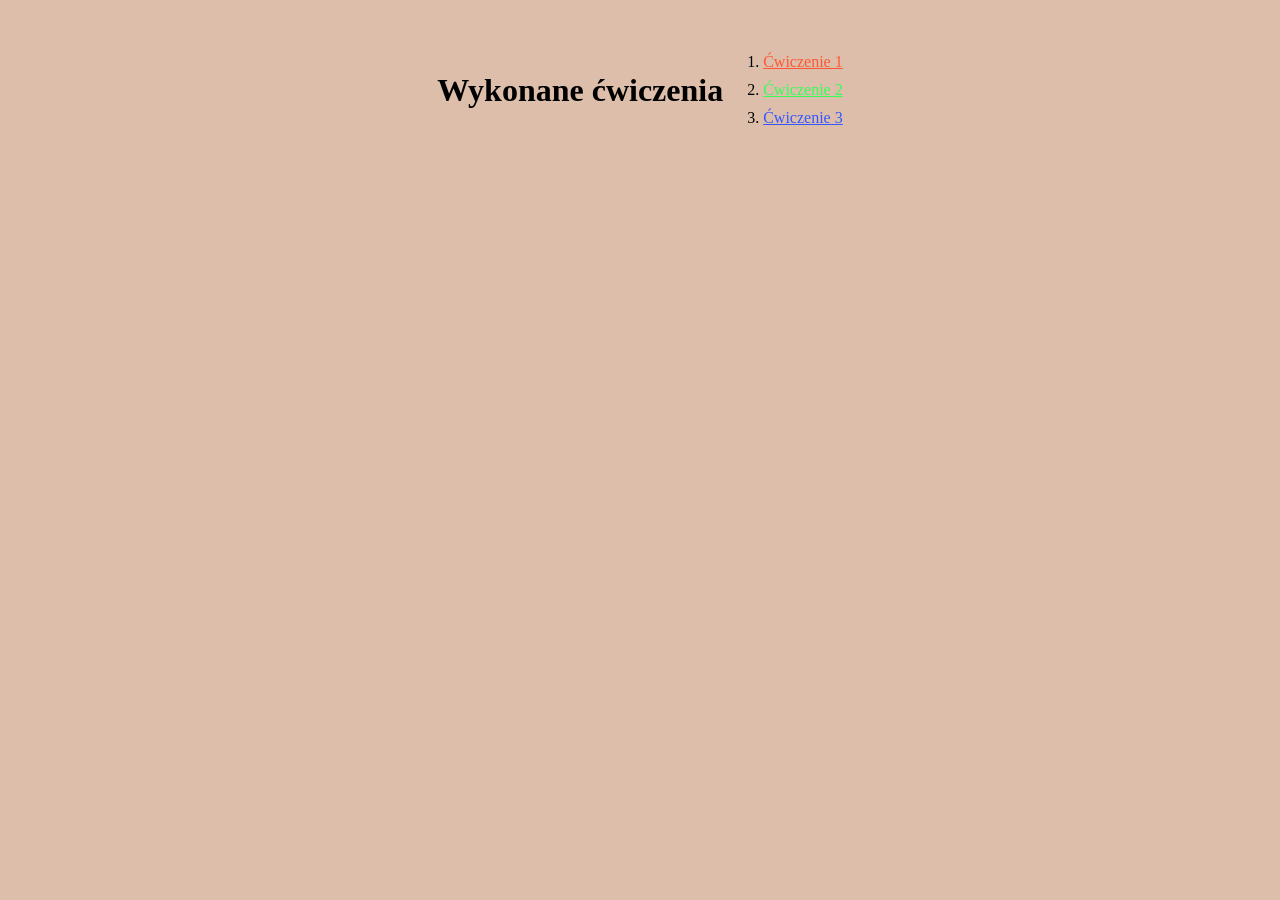
<file: Lab_01/index.html>
<!DOCTYPE html>
<html lang="pl">
  <head>
    <meta charset="UTF-8" />
    <meta name="viewport" content="width=device-width, initial-scale=1.0" />
    <title>Wykonane ćwiczenia</title>
    <link rel="stylesheet" href="./style.css" />
  </head>
  <body>
    <main class="main-container">
      <h1>Wykonane ćwiczenia</h1>

      <ol>
        <li><a href="./cwiczenie1.html" class="link-1">Ćwiczenie 1</a></li>
        <li><a href="./cwiczenie2.html" class="link-2">Ćwiczenie 2</a></li>
        <li><a href="./cwiczenie3.html" class="link-3">Ćwiczenie 3</a></li>
      </ol>
    </main>
    <script src="index.js"></script>
  </body>
</html>
</file>
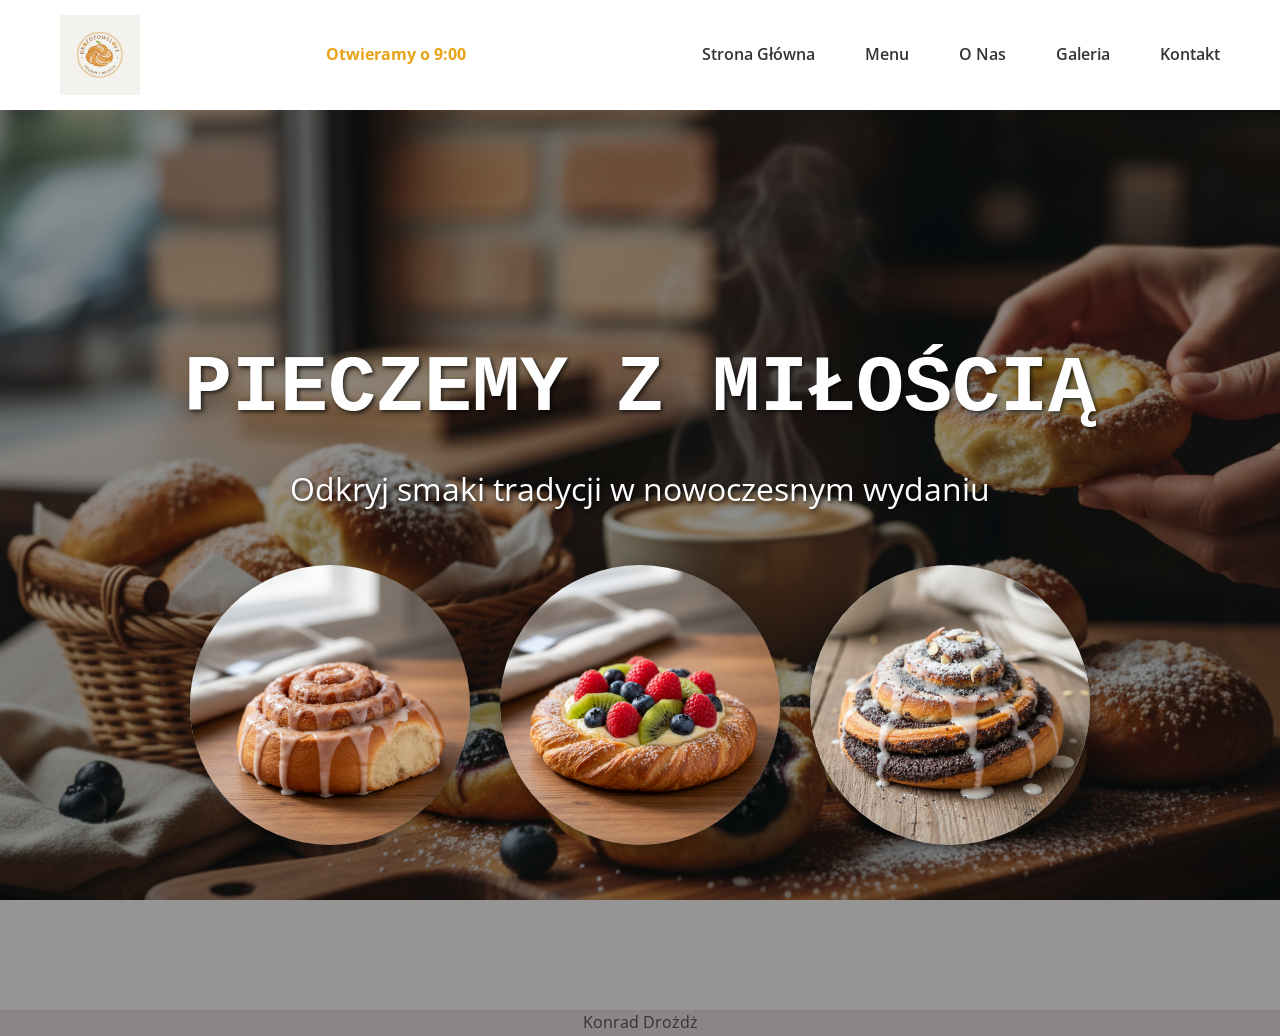
<file: mikroproj/index.html>
<!DOCTYPE html>
<html lang="pl">
<head>
    <meta charset="UTF-8">
    <meta name="viewport" content="width=device-width, initial-scale=1.0">
    <title>DrożdżoweLove - Pieczemy z Miłością</title>
    <link rel="icon" type="image/png" href="photos-gallery/logo.png">
    <link rel="stylesheet" href="index.css">
    <link href="https://fonts.googleapis.com/css2?family=Open+Sans:wght@300;400;600;700&family=Lato:wght@300;400;700&display=swap" rel="stylesheet">
    <link rel="stylesheet" href="opening.css">
</head>
<body>
    <header class="main-header">
        <div class="top-bar">
            
        </div>
        <div class="navbar">
            <div class="container">
                <div class="logo">
                    <img src="photos-gallery/logo.png" alt="DrożdżoweLove Logo">
                </div>
                <div class="opening-status" id="opening-status"></div>
                <nav>
                    <ul>
                        <li><a href="index.html">Strona Główna</a></li>
                        <li><a href="Menu.html">Menu</a></li>
                        <li><a href="Onas.html">O Nas</a></li>
                        <li><a href="Galeria.html">Galeria</a></li>
                        <li><a href="Kontakt.html">Kontakt</a></li>
                    </ul>
                </nav>
                
            </div>
        </div>
        </header>
        <main>
        <section class="hero-section">
            <div class="hero-content">
                <h1>PIECZEMY Z MIŁOŚCIĄ</h1>
                <p>Odkryj smaki tradycji w nowoczesnym wydaniu</p>
                <div class="hero-bubbles">
                    <img src="photos-gallery/ghost1.png" alt="Drożdżówka owocowa" class="bubble-image">
                    <img src="photos-gallery/ghost2.png" alt="Drożdżówka cynamonowa" class="bubble-image">
                    <img src="photos-gallery/ghost3.png" alt="Drożdżówka makowa" class="bubble-image">
                </div>
            </div>
        </section>
        
        </main>
        <footer class="footer">
            Konrad Drożdż
        </footer>
        <script src="app.js"></script>

</body>
</html>
</file>
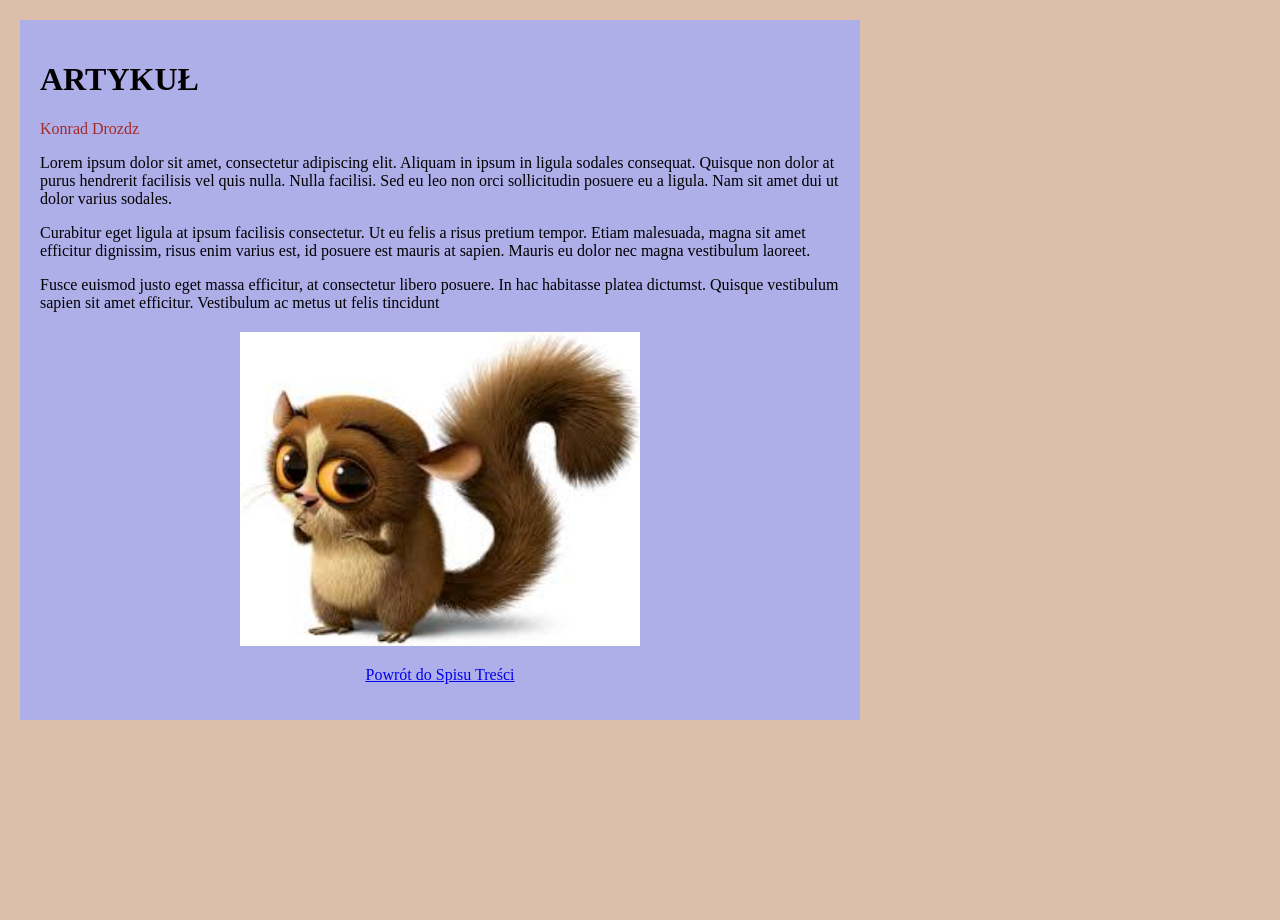
<file: Lab_01/cwiczenie1.html>
<!DOCTYPE html>
<html lang="pl">
<head>
    <meta charset="UTF-8">
    <meta name="viewport" content="width=device-width, initial-scale=1.0">
    <title>cwiczenie1</title>
    <link rel="stylesheet" href="./style.css">
</head>
<body>
   <div class="article-container">
        <h1>ARTYKUŁ</h1> <p class="author-name">Konrad Drozdz</p> <p>
            Lorem ipsum dolor sit amet, consectetur adipiscing elit. Aliquam in ipsum in
            ligula sodales consequat. Quisque non dolor at purus hendrerit facilisis
            vel quis nulla. Nulla facilisi. Sed eu leo non orci sollicitudin posuere
            eu a ligula. Nam sit amet dui ut dolor varius sodales. 
        </p>
        
        <p>
            Curabitur eget ligula at ipsum facilisis consectetur. Ut eu felis a risus
            pretium tempor. Etiam malesuada, magna sit amet efficitur dignissim,
            risus enim varius est, id posuere est mauris at sapien. Mauris eu dolor
            nec magna vestibulum laoreet.
        </p>
        
        <p>
            Fusce euismod justo eget massa efficitur, at consectetur libero posuere.
            In hac habitasse platea dictumst. Quisque vestibulum sapien sit amet
            efficitur. Vestibulum ac metus ut felis tincidunt
        </p>

        <img src="pobierz.jpg"  style="max-width: 400px; display: block; margin: 20px auto;"> <p style="text-align: center;"><a href="index.html">Powrót do Spisu Treści</a></p>
    </div>
</body>
</html>
</file>
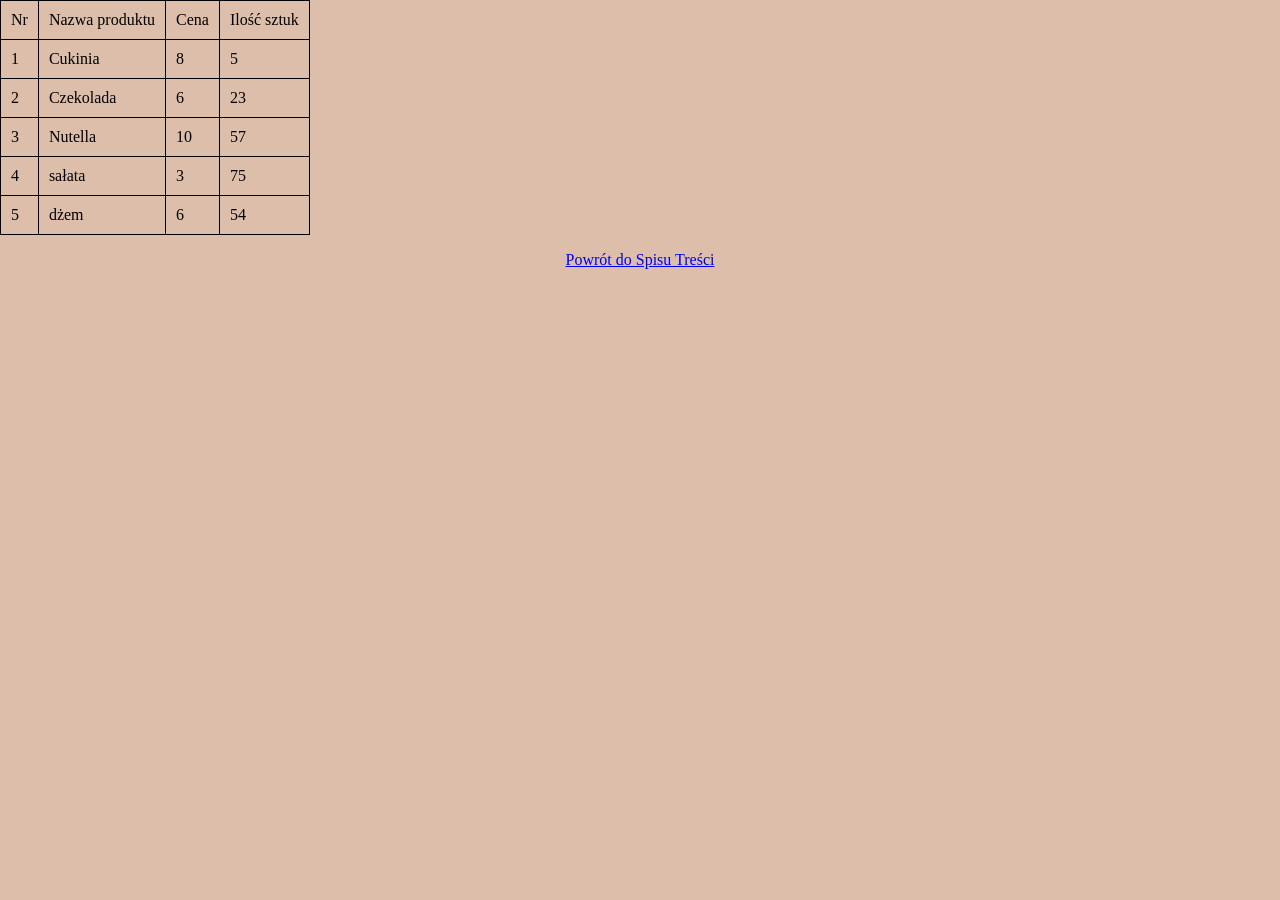
<file: Lab_01/cwiczenie2.html>
<!DOCTYPE html>
<html lang="en">
<head>
    <meta charset="UTF-8">
    <meta name="viewport" content="width=device-width, initial-scale=1.0">
    <title>cwiczenie2</title>
    <link rel="stylesheet" href="./style.css">
</head>
<body>

    <table class="table-style">
        <tr><td>Nr</td><td>Nazwa produktu</td><td>Cena</td><td>Ilość sztuk</td></tr>
        <tr><td>1</td><td>Cukinia</td><td>8</td><td>5</td></tr>
        <tr><td>2</td><td>Czekolada</td><td>6</td><td>23</td></tr>
        <tr><td>3</td><td>Nutella</td><td>10</td><td>57</td></tr>
        <tr><td>4</td><td>sałata</td><td>3</td><td>75</td></tr>
        <tr><td>5</td><td>dżem</td><td>6</td><td>54</td></tr>
    </table>
    <p style="text-align: center;"><a href="index.html">Powrót do Spisu Treści</a></p>
</body>
</html>
</file>
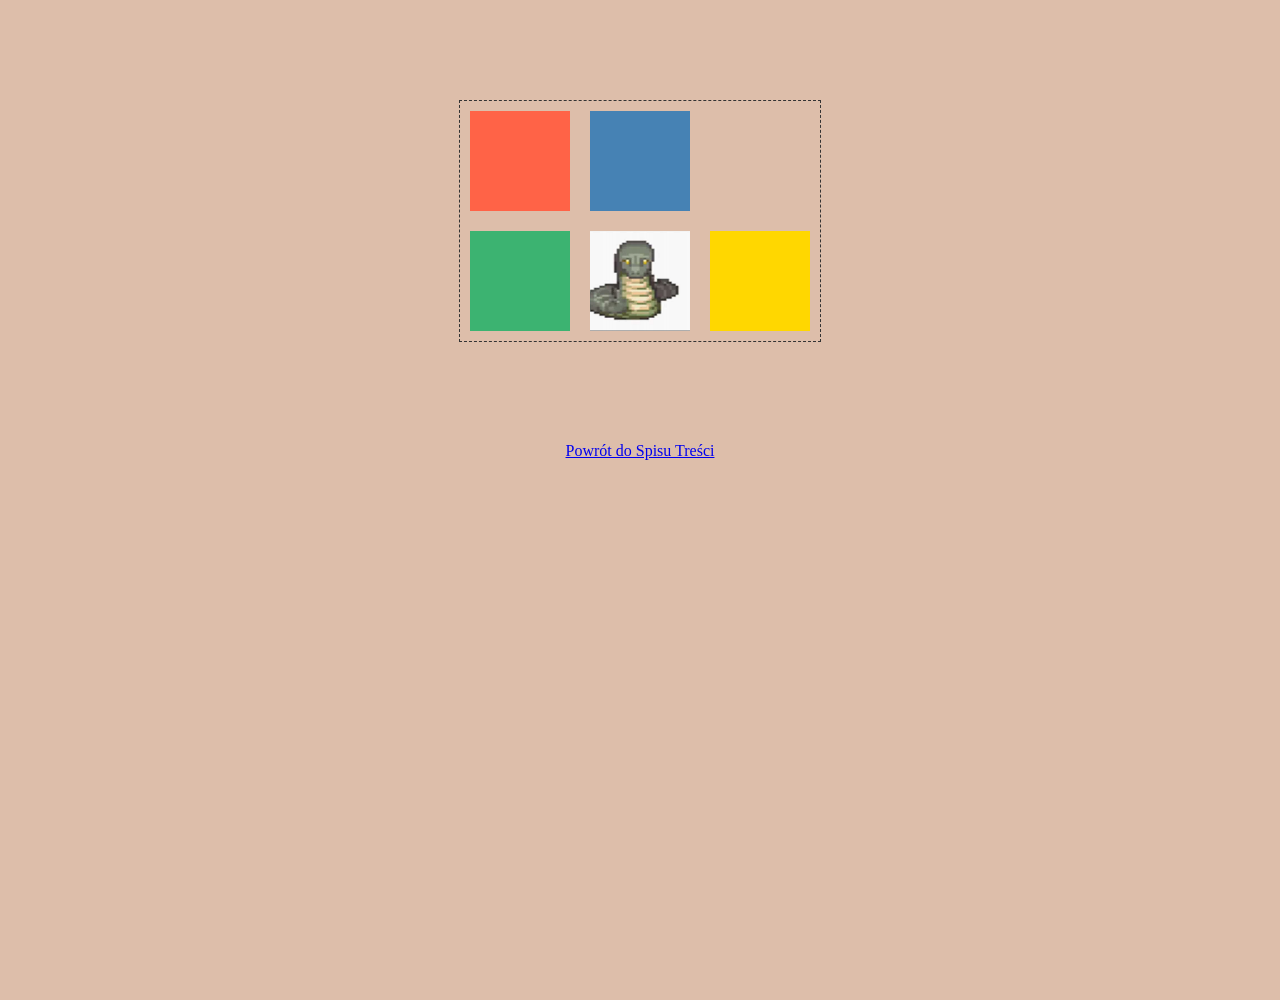
<file: Lab_01/cwiczenie3.html>
<!DOCTYPE html>
<html lang="en">
<head>
    <meta charset="UTF-8">
    <meta name="viewport" content="width=device-width, initial-scale=1.0">
    <title>cwiczenie3</title>
    <link rel="stylesheet" href="./style.css">
</head>
<body>
    <main class="main-1">
        
     <main class="main-1">
    <div class="squares-container">
        
        <div class="square color-1"></div>
        <div class="square color-2"></div>
        <div class="line-break"></div>
        <div class="square color-3"></div>
        <div class="square image-square">
            <img src="wonz.jpg" alt="Wąż"> </div>
        <div class="square color-4"></div>

    </div> 
    </main>
    <p style="text-align: center;"><a href="index.html">Powrót do Spisu Treści</a></p>
</body>
</html>
</file>
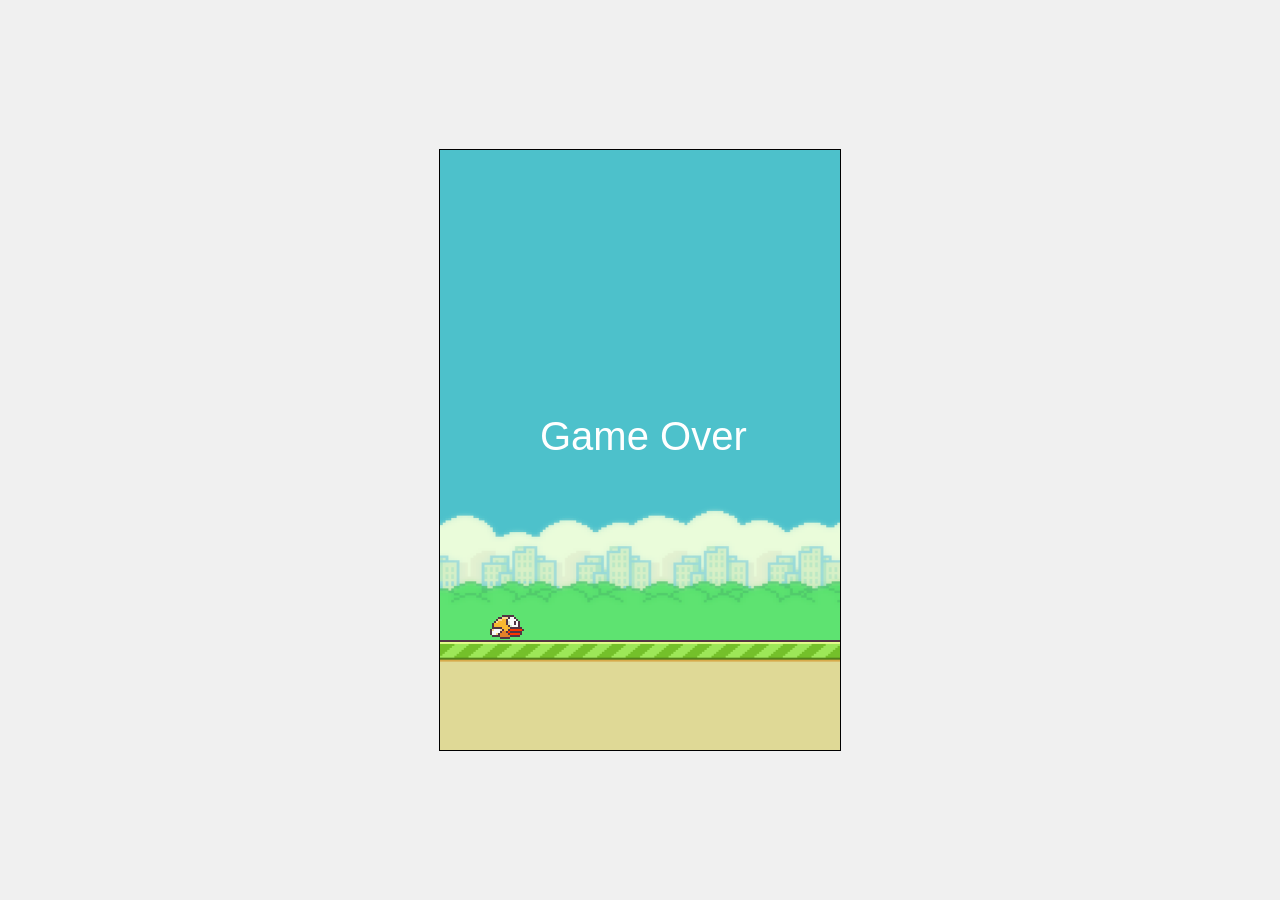
<file: lab_03/game.html>
<!DOCTYPE html>
<html lang="pl">
<head>
    <meta charset="UTF-8">
    <meta name="viewport" content="width=device-width, initial-scale=1.0">
    <link rel="stylesheet" href="game.css">
    <title>Flappy Bird</title>
    
</head>
<body>

    <canvas class="canva" id="game-canvas" width="400" height="600"></canvas>

    <script src="game.js" defer></script>

</body>
</html>
</file>
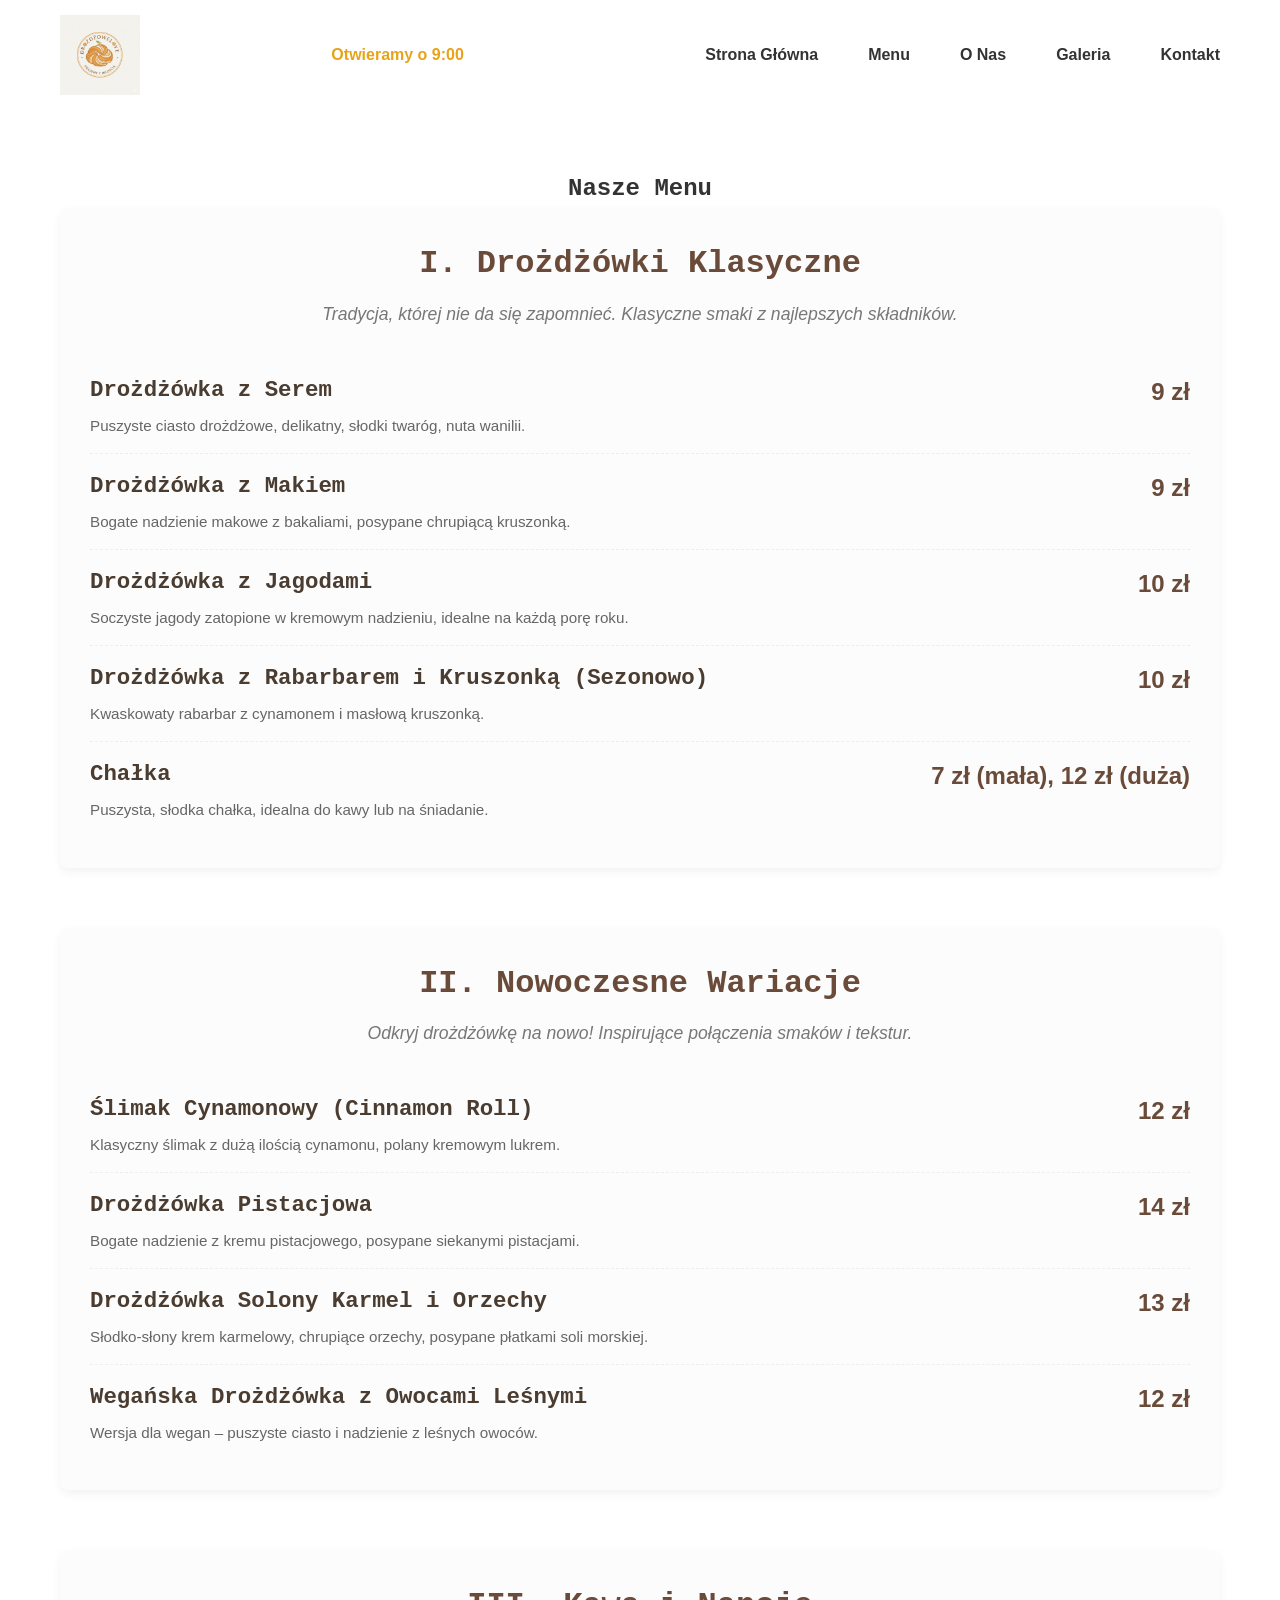
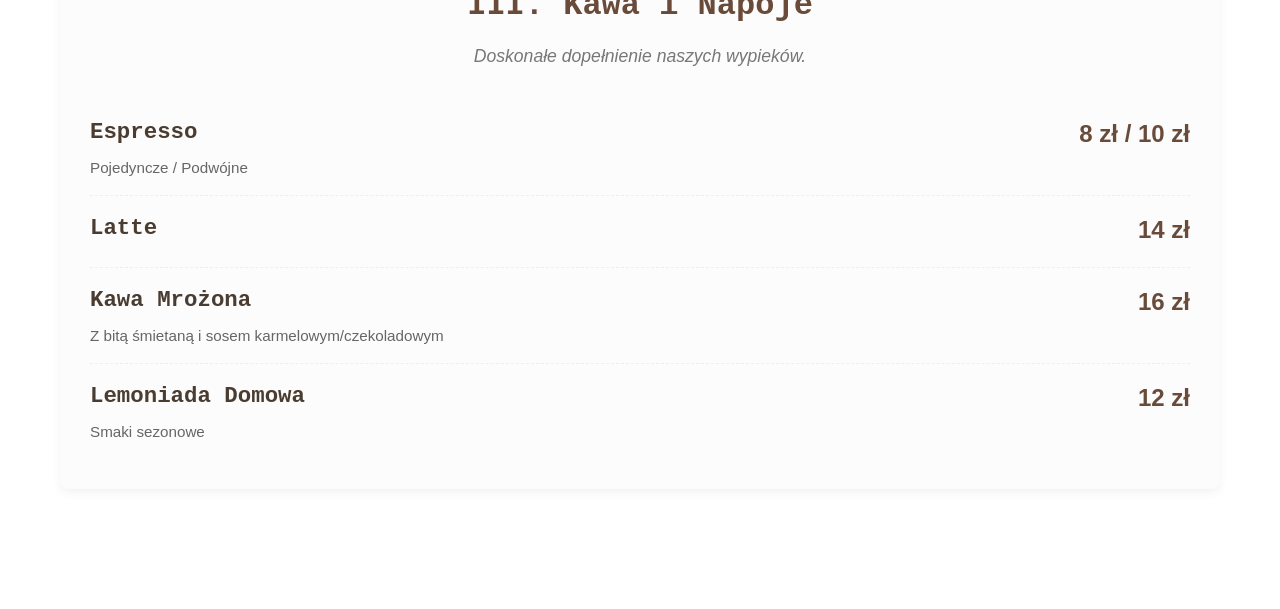
<file: mikroproj/Menu.html>
<!DOCTYPE html>
<html lang="en">
<head>
    <meta charset="UTF-8">
    <meta name="viewport" content="width=device-width, initial-scale=1.0">
    <link rel="stylesheet" href="menu.css">
    <link rel="stylesheet" href="opening.css">
    <title>Menu</title>
</head>
<body>
    <header class="main-header">
        <div class="top-bar">
        </div>
        <div class="navbar">
            <div class="container">
                <div class="logo">
                    <img src="photos-gallery/logo.png" alt="DrożdżoweLove Logo">
                </div>
                <div class="opening-status" id="opening-status"></div>
                <nav>
                    <ul>
                        <li><a href="index.html">Strona Główna</a></li>
                        <li><a href="Menu.html">Menu</a></li>
                        <li><a href="Onas.html">O Nas</a></li>
                        <li><a href="Galeria.html">Galeria</a></li>
                        <li><a href="Kontakt.html">Kontakt</a></li>
                    </ul>
                </nav>
                
            </div>
        </div>
        </header>
        <section class="menu-page">
            <div class="container">
                <h1>Nasze Menu</h1>

                <div class="menu-category">
                    <h3>I. Drożdżówki Klasyczne</h3>
                    <p class="category-description">Tradycja, której nie da się zapomnieć. Klasyczne smaki z najlepszych składników.</p>

                    <div class="menu-item">
                        <div class="item-details">
                            <h4>Drożdżówka z Serem</h4>
                            <p class="item-description">Puszyste ciasto drożdżowe, delikatny, słodki twaróg, nuta wanilii.</p>
                        </div>
                        <span class="item-price">9 zł</span>
                    </div>

                    <div class="menu-item">
                        <div class="item-details">
                            <h4>Drożdżówka z Makiem</h4>
                            <p class="item-description">Bogate nadzienie makowe z bakaliami, posypane chrupiącą kruszonką.</p>
                        </div>
                        <span class="item-price">9 zł</span>
                    </div>

                    <div class="menu-item">
                        <div class="item-details">
                            <h4>Drożdżówka z Jagodami</h4>
                            <p class="item-description">Soczyste jagody zatopione w kremowym nadzieniu, idealne na każdą porę roku.</p>
                        </div>
                        <span class="item-price">10 zł</span>
                    </div>

                    <div class="menu-item">
                        <div class="item-details">
                            <h4>Drożdżówka z Rabarbarem i Kruszonką (Sezonowo)</h4>
                            <p class="item-description">Kwaskowaty rabarbar z cynamonem i masłową kruszonką.</p>
                        </div>
                        <span class="item-price">10 zł</span>
                    </div>

                    <div class="menu-item">
                        <div class="item-details">
                            <h4>Chałka</h4>
                            <p class="item-description">Puszysta, słodka chałka, idealna do kawy lub na śniadanie.</p>
                        </div>
                        <span class="item-price">7 zł (mała), 12 zł (duża)</span>
                    </div>

                </div>
                <div class="menu-category">
                    <h3>II. Nowoczesne Wariacje</h3>
                    <p class="category-description">Odkryj drożdżówkę na nowo! Inspirujące połączenia smaków i tekstur.</p>

                    <div class="menu-item">
                        <div class="item-details">
                            <h4>Ślimak Cynamonowy (Cinnamon Roll)</h4>
                            <p class="item-description">Klasyczny ślimak z dużą ilością cynamonu, polany kremowym lukrem.</p>
                        </div>
                        <span class="item-price">12 zł</span>
                    </div>

                    <div class="menu-item">
                        <div class="item-details">
                            <h4>Drożdżówka Pistacjowa</h4>
                            <p class="item-description">Bogate nadzienie z kremu pistacjowego, posypane siekanymi pistacjami.</p>
                        </div>
                        <span class="item-price">14 zł</span>
                    </div>

                    <div class="menu-item">
                        <div class="item-details">
                            <h4>Drożdżówka Solony Karmel i Orzechy</h4>
                            <p class="item-description">Słodko-słony krem karmelowy, chrupiące orzechy, posypane płatkami soli morskiej.</p>
                        </div>
                        <span class="item-price">13 zł</span>
                    </div>

                    <div class="menu-item">
                        <div class="item-details">
                            <h4>Wegańska Drożdżówka z Owocami Leśnymi</h4>
                            <p class="item-description">Wersja dla wegan – puszyste ciasto i nadzienie z leśnych owoców.</p>
                        </div>
                        <span class="item-price">12 zł</span>
                    </div>

                </div>
                <div class="menu-category">
                    <h3>III. Kawa i Napoje</h3>
                    <p class="category-description">Doskonałe dopełnienie naszych wypieków.</p>

                    <div class="menu-item">
                        <div class="item-details">
                            <h4>Espresso</h4>
                            <p class="item-description">Pojedyncze / Podwójne</p>
                        </div>
                        <span class="item-price">8 zł / 10 zł</span>
                    </div>

                    <div class="menu-item">
                        <div class="item-details">
                            <h4>Latte</h4>
                        </div>
                        <span class="item-price">14 zł</span>
                    </div>

                    <div class="menu-item">
                        <div class="item-details">
                            <h4>Kawa Mrożona</h4>
                            <p class="item-description">Z bitą śmietaną i sosem karmelowym/czekoladowym</p>
                        </div>
                        <span class="item-price">16 zł</span>
                    </div>

                    <div class="menu-item">
                        <div class="item-details">
                            <h4>Lemoniada Domowa</h4>
                            <p class="item-description">Smaki sezonowe</p>
                        </div>
                        <span class="item-price">12 zł</span>
                    </div>

                </div>
                </div>
        </section>
        <script src="app.js"></script>
</body>
</html>
</file>
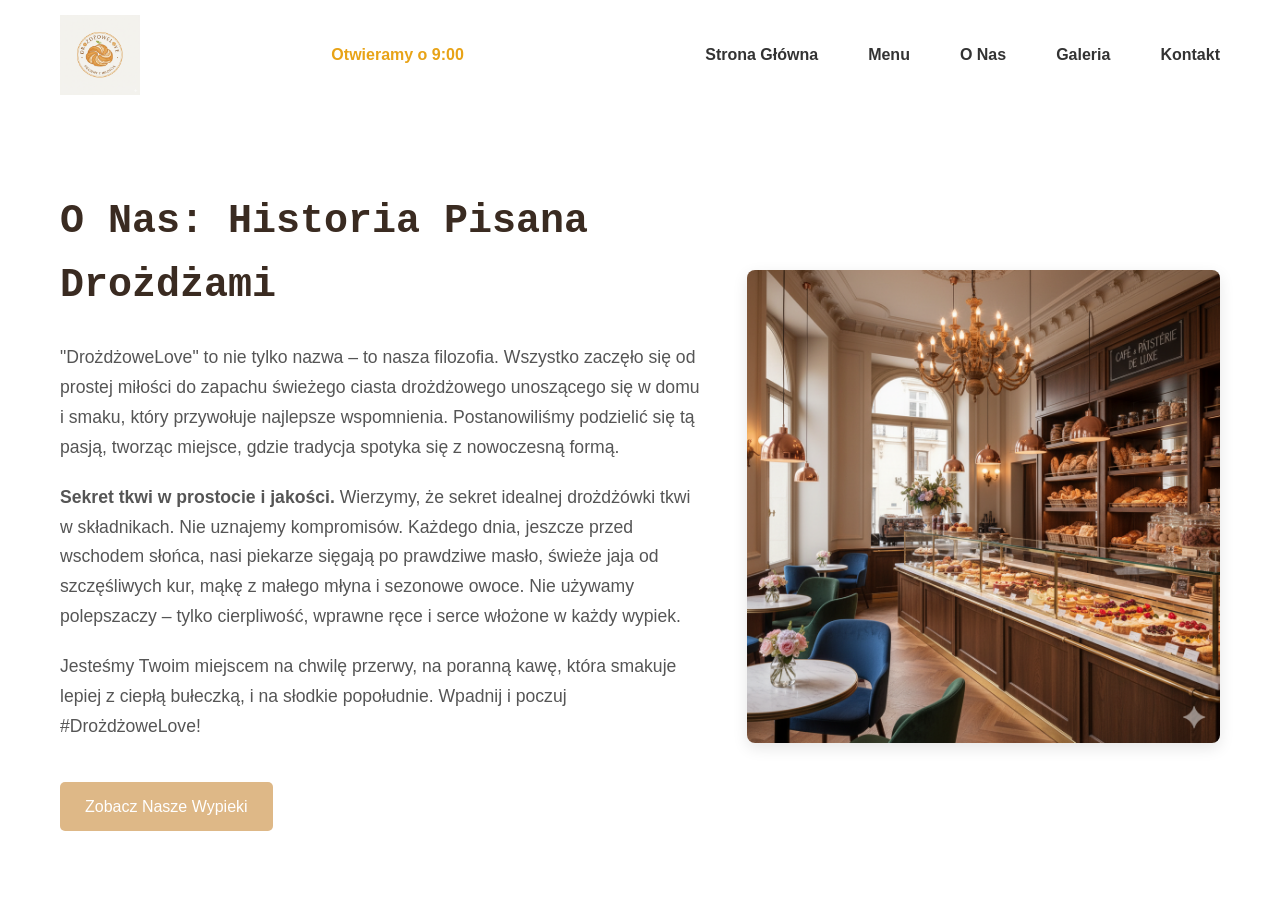
<file: mikroproj/Onas.html>
<!DOCTYPE html>
<html lang="en">
<head>
    <meta charset="UTF-8">
    <meta name="viewport" content="width=device-width, initial-scale=1.0">
    <title>Onas</title>
    <link rel="stylesheet" href="onas.css">
    <link rel="stylesheet" href="opening.css">
</head>
<body>
    <header class="main-header">
        <div class="top-bar">
            
        </div>
        <div class="navbar">
            <div class="container">
                <div class="logo">
                    <img src="photos-gallery/logo.png" alt="DrożdżoweLove Logo">
                </div>
                <div class="opening-status" id="opening-status"></div>
                <nav>
                    <ul>
                        <li><a href="index.html">Strona Główna</a></li>
                        <li><a href="Menu.html">Menu</a></li>
                        <li><a href="Onas.html">O Nas</a></li>
                        <li><a href="Galeria.html">Galeria</a></li>
                        <li><a href="Kontakt.html">Kontakt</a></li>
                    </ul>
                </nav>
               
            </div>
        </div>
        </header>
    <section class="about-us" id="about">
            <div class="container">
                <div class="text-content">
                    <h2>O Nas: Historia Pisana Drożdżami</h2>
                    <p>"DrożdżoweLove" to nie tylko nazwa – to nasza filozofia. Wszystko zaczęło się od prostej miłości do zapachu świeżego ciasta drożdżowego unoszącego się w domu i smaku, który przywołuje najlepsze wspomnienia. Postanowiliśmy podzielić się tą pasją, tworząc miejsce, gdzie tradycja spotyka się z nowoczesną formą.</p>
                    
                    <p><strong>Sekret tkwi w prostocie i jakości.</strong> Wierzymy, że sekret idealnej drożdżówki tkwi w składnikach. Nie uznajemy kompromisów. Każdego dnia, jeszcze przed wschodem słońca, nasi piekarze sięgają po prawdziwe masło, świeże jaja od szczęśliwych kur, mąkę z małego młyna i sezonowe owoce. Nie używamy polepszaczy – tylko cierpliwość, wprawne ręce i serce włożone w każdy wypiek.</p>
                    
                    <p>Jesteśmy Twoim miejscem na chwilę przerwy, na poranną kawę, która smakuje lepiej z ciepłą bułeczką, i na słodkie popołudnie. Wpadnij i poczuj #DrożdżoweLove!</p>
                    
                    <a href="Galeria.html" class="btn">Zobacz Nasze Wypieki</a>
                </div>
                <div class="image-content">
                    
                    <img src="photos-gallery/wnetrze.png" alt="Wnętrze kawiarni DrożdżoweLove">
                </div>
            </div>
        </section>
        <script src="app.js"></script>
</body>
</html>
</file>
<file: Lab_01/style.css>
html {
  background-color: #ddbeaa;
  height: 100vh;
}
body {
  height: 100vh;
  margin: 0;
}
.main-container {
  height: 20%;
  display: flex;
  align-items: center;
  justify-content: center;
}

.main-container li {
  margin: 10px 0;
}

.link-1 {
  color: #ff5733;
}
.link-2 {
  color: #33ff57;
}
.link-3 {
  color: #3357ff;
}

.article-container {
  max-width: 800px;
  margin: 20px;
  padding: 20px;
  background-color: rgb(174, 174, 233);
}
.author-name {
  color: brown;
}

.article-container img {
  width: 100%;
  height: auto;
  margin-top: 20px;
}

.table-style {
  border-collapse: collapse;
}

.table-style th,
.table-style td {
  border: 1px solid black;
  padding: 10px;
}

.squares-container {
  display: flex;
  flex-wrap: wrap;
  width: 360px;
  margin: 100px auto;
  border: 1px dashed #333;
}
.square {
  width: 100px;
  height: 100px;
  margin: 10px;
  box-sizing: border-box;
}
.color-1 {
  background-color: #ff6347;
}
.color-2 {
  background-color: #4682b4;
}
.color-3 {
  background-color: #3cb371;
}
.color-4 {
  background-color: #ffd700;
}

.image-square img {
  width: 100%;
  height: 100%;
  object-fit: cover;
  display: block;
}

.main-1 {
  margin-top: 30px;
}
.line-break {
  flex-basis: 100%;
  height: 0;
}
</file>
<file: mikroproj/index.css>
* {
    margin: 0;
    padding: 0;
    box-sizing: border-box;

}

body {
    font-family: 'Open Sans', sans-serif;
    line-height: 1.6;
    color: #333;
    background-color: #f8f8f8;

}


h1,h2,h3,h4,h5,h6 {
    font-family: 'Courier New', Courier, monospace;
}


a { 
    text-decoration: none;
    color: #6a4b3a;
    transition: color 0.3s ease;

}

a:hover {
    color: #a0785a;
}


.container {

    max-width: 1200px;
    margin: 0 auto;
    padding: 0 20px;
}


.btn {
    display: inline-block;
    background-color: burlywood;
    color: #fff;
    padding: 12px 25px;
    border: none;
    border-radius: 5px;
    cursor: pointer;
    font-size: 1em;
    transition: background-color 0.3s ease;



}

.btn:hover { 
    background-color: gainsboro;
}

/* Header */
.main-header {
    background-color: #fff; 
    box-shadow: 0 2px 5px rgba(0,0,0,0.1); 
}


.top-bar {
    background-color: #f1f1f1; 
    padding: 10px 0; 
    font-size: 0.9em; 
    color: #666; 
    border-bottom: 1px solid #eee; 
}

.top-bar .container {
    display: flex; 
    justify-content: space-between; 
    align-items: center; 
}


/* Główny pasek nawigacyjny (Navbar) */
.navbar .container {
    display: flex; 
    justify-content: space-between; 
    align-items: center; 
    padding: 15px 20px; 
}

.logo img {
    height: 80px; 
    display: block; 
}

.navbar nav ul {
    list-style: none; 
    margin: 0;
    padding: 0;
    display: flex; 
}

.navbar nav ul li {
    margin-left: 50px;
}

.navbar nav ul li a {
    color: #333; 
    font-weight: 600;
    padding: 8px 0; 
    position: relative; 
}

/* Podkreślenie przy najechaniu na link w nawigacji */
.navbar nav ul li a::after {
    content: ''; 
    position: absolute;
    width: 0; 
    height: 2px; 
    background-color: #6a4b3a; 
    left: 0;
    bottom: 0; 
    transition: width 0.3s ease; 
}

.navbar nav ul li a:hover::after {
    width: 100%; /* Rozwinięcie podkreślenia na 100% szerokości linku */
}


@media (min-width: 768px) {
    .top-bar  {
        display: none;
    }
}

@media (max-width: 767px) {
    .navbar nav,
    .navbar  {
        display: none; 
    }
    .navbar .container {
        justify-content: center; 
    }
}

/* === Hero Section (WERSJA POPRAWIONA I RESPONSYWNA) === */

.hero-section {
    background-image: url('photos-gallery/hero-background.png');
    background-size: cover;
    background-position: center;
    background-attachment: fixed; 
    
    
    min-height: 100vh; 
    width: 100%;
    
    
    display: flex;
    flex-direction: column; 
    align-items: center;     
    justify-content: center; 
    
    
    padding: 100px 20px 50px 20px; 
    
    text-align: center;
    color: #fff;
    position: relative;
    z-index: 1;
    
    
    box-sizing: border-box; 
}


.hero-section::before {
    content: '';
    position: absolute;
    top: 0;
    left: 0;
    width: 100%;
    height: 100%;
    background-color: rgba(0, 0, 0, 0.4);
    z-index: -1;
}


.hero-section h1 {
   
   
    font-size: clamp(2.5rem, 5vw + 1rem, 5em); 
    
    margin: 0; 
    color: #fff;
    text-shadow: 2px 2px 4px rgba(0,0,0,0.7);
}

.hero-section p {
    font-size: clamp(1.2rem, 2.5vw, 2em);
    margin: 10px 0 0 0; 
    color: #fff;
    text-shadow: 2px 2px 4px rgba(0,0,0,0.7);
}


.hero-bubbles {
    margin-top: 50px; 
    display: flex;
    justify-content: center;
    
    flex-wrap: wrap; 
    
    
    gap: 30px; 
    
    width: 100%; 
}

.bubble-image {
   
    width: clamp(180px, 25vw, 280px);
    height: clamp(180px, 25vw, 280px);
    
    
    border-radius: 50%; 
    
    object-fit: cover;
    box-shadow: 0 4px 8px rgba(0,0,0,0.3);
    transition: transform 0.3s ease;
    
   
    background-color: #fff; 
}


.bubble-image:hover {
    transform: translateY(-5px) scale(1.05); 
}

@media (max-width: 600px) {
    .hero-bubbles {
        flex-wrap: wrap; 
        gap: 15px; 
    }
    .bubble-image {
        width: 80px; 
        height: 80px;
    }
}




.footer 
{
    display: flex;
    justify-content: center;
    align-items: center;
    background-color: #8b8585;
}
</file>
<file: mikroproj/opening.css>
.opening-status {
    font-size: 1em;
    font-weight: bold;
    text-align: center;
    padding: 10px 0;
    
}
</file>
<file: lab_03/game.css>
body 
        {
            display: flex;
            justify-content: center;
            align-items: center;
            height: 100vh;
            background-color: #f0f0f0;
            margin: 0;
        }
        .canva
        {
            border: 1px solid black;
            background-color: skyblue; 
        }
</file>
<file: mikroproj/menu.css>
* {
    margin: 0;
    padding: 0;
    box-sizing: border-box;

}

body {
    font-family: 'Open Sans', sans-serif;
    line-height: 1.6;
    color: #333;
    background-color: #f8f8f8;

}


h1,h2,h3,h4,h5,h6 {
    font-family: 'Courier New', Courier, monospace;
}


a { 
    text-decoration: none;
    color: #6a4b3a;
    transition: color 0.3s ease;

}

a:hover {
    color: #a0785a;
}


.container {

    max-width: 1200px;
    margin: 0 auto;
    padding: 0 20px;
}


.btn {
    display: inline-block;
    background-color: burlywood;
    color: #fff;
    padding: 12px 25px;
    border: none;
    border-radius: 5px;
    cursor: pointer;
    font-size: 1em;
    transition: background-color 0.3s ease;



}

.btn:hover { 
    background-color: gainsboro;
}

/* Header */
.main-header {
    background-color: #fff; 
    box-shadow: 0 2px 5px rgba(0,0,0,0.1); 
}


.top-bar {
    background-color: #f1f1f1; 
    padding: 10px 0; 
    font-size: 0.9em; 
    color: #666; 
    border-bottom: 1px solid #eee; 
}

.top-bar .container {
    display: flex; 
    justify-content: space-between; 
    align-items: center; 
}


/* Główny pasek nawigacyjny (Navbar) */
.navbar .container {
    display: flex; 
    justify-content: space-between; 
    align-items: center; 
    padding: 15px 20px; 
}

.logo img {
    height: 80px; 
    display: block; 
}

.navbar nav ul {
    list-style: none; 
    margin: 0;
    padding: 0;
    display: flex; 
}

.navbar nav ul li {
    margin-left: 50px;
}

.navbar nav ul li a {
    color: #333; 
    font-weight: 600;
    padding: 8px 0; 
    position: relative; 
}

/* Podkreślenie przy najechaniu na link w nawigacji */
.navbar nav ul li a::after {
    content: ''; 
    position: absolute;
    width: 0; 
    height: 2px; 
    background-color: #6a4b3a; 
    left: 0;
    bottom: 0; 
    transition: width 0.3s ease; 
}

.navbar nav ul li a:hover::after {
    width: 100%; /* Rozwinięcie podkreślenia na 100% szerokości linku */
}


@media (min-width: 768px) {
    .top-bar  {
        display: none;
    }
}

@media (max-width: 767px) {
    .navbar nav,
    .navbar  {
        display: none; 
    }
    .navbar .container {
        justify-content: center; 
    }
}


/* Sekcja Menu */
.menu-page {
    padding: 60px 0; 
    background-color: #fff; 
    text-align: center; 
}

.menu-page h2 {
    margin-bottom: 50px; 
    color: #3a2b21; 
}

.menu-category {
    margin-bottom: 60px; 
    background-color: #fcfcfc; 
    padding: 30px;
    border-radius: 8px;
    box-shadow: 0 4px 10px rgba(0,0,0,0.05); 
}

.menu-category h3 {
    font-size: 2em; 
    color: #6a4b3a; 
    margin-bottom: 10px;
}

.category-description {
    font-style: italic; 
    color: #777;
    margin-bottom: 30px; 
    font-size: 1.1em;
}

.menu-item {
    display: flex; 
    justify-content: space-between; 
    align-items: flex-start; 
    padding: 15px 0; 
    border-bottom: 1px dashed #eee; 
}

.menu-item:last-child {
    border-bottom: none; 
}

.item-details {
    text-align: left; 
    flex-grow: 1; 
}

.item-details h4 {
    font-size: 1.4em; 
    color: #4a3c30; 
    margin-bottom: 5px;
}

.item-description {
    font-size: 0.95em;
    color: #666;
    margin-bottom: 0; 
}

.item-price {
    font-size: 1.5em; 
    font-weight: 700; 
    color: #6a4b3a; 
    margin-left: 20px; 
    flex-shrink: 0; 
}

/* Responsywność dla menu */
@media (max-width: 768px) {
    .menu-page h2 {
        font-size: 2em;
        margin-bottom: 30px;
    }
    .menu-category h3 {
        font-size: 1.6em;
    }
    .item-details h4 {
        font-size: 1.2em;
    }
    .item-price {
        font-size: 1.3em;
    }
}

@media (max-width: 480px) {
    .menu-item {
        flex-direction: column; 
        align-items: center; 
        text-align: center;
        padding: 10px 0;
    }
    .item-details {
        margin-bottom: 5px; 
        text-align: center;
    }
    .item-price {
        margin-left: 0; 
    }
}
</file>
<file: mikroproj/onas.css>
* {
    margin: 0;
    padding: 0;
    box-sizing: border-box;

}

body {
    font-family: 'Open Sans', sans-serif;
    line-height: 1.6;
    color: #333;
    background-color: #f8f8f8;

}


h1,h2,h3,h4,h5,h6 {
    font-family: 'Courier New', Courier, monospace;
}


a { 
    text-decoration: none;
    color: #6a4b3a;
    transition: color 0.3s ease;

}

a:hover {
    color: #a0785a;
}


.container {

    max-width: 1200px;
    margin: 0 auto;
    padding: 0 20px;
}


.btn {
    display: inline-block;
    background-color: burlywood;
    color: #fff;
    padding: 12px 25px;
    border: none;
    border-radius: 5px;
    cursor: pointer;
    font-size: 1em;
    transition: background-color 0.3s ease;



}

.btn:hover { 
    background-color: gainsboro;
}

/* Header */
.main-header {
    background-color: #fff; 
    box-shadow: 0 2px 5px rgba(0,0,0,0.1); 
}


.top-bar {
    background-color: #f1f1f1; 
    padding: 10px 0; 
    font-size: 0.9em; 
    color: #666; 
    border-bottom: 1px solid #eee; 
}

.top-bar .container {
    display: flex; 
    justify-content: space-between; 
    align-items: center; 
}



/* Główny pasek nawigacyjny (Navbar) */
.navbar .container {
    display: flex; 
    justify-content: space-between; 
    align-items: center; 
    padding: 15px 20px; 
}

.logo img {
    height: 80px; 
    display: block; 
}

.navbar nav ul {
    list-style: none; 
    margin: 0;
    padding: 0;
    display: flex; 
}

.navbar nav ul li {
    margin-left: 50px;
}

.navbar nav ul li a {
    color: #333; 
    font-weight: 600;
    padding: 8px 0; 
    position: relative; 
}

/* Podkreślenie przy najechaniu na link w nawigacji */
.navbar nav ul li a::after {
    content: ''; 
    position: absolute;
    width: 0; 
    height: 2px; 
    background-color: #6a4b3a; 
    left: 0;
    bottom: 0; 
    transition: width 0.3s ease; 
}

.navbar nav ul li a:hover::after {
    width: 100%; /* Rozwinięcie podkreślenia na 100% szerokości linku */
}


@media (min-width: 768px) {
    .top-bar  {
        display: none;
    }
}

@media (max-width: 767px) {
    .navbar nav,
    .navbar  {
        display: none; 
    }
    .navbar .container {
        justify-content: center; 
    }
}

/* Sekcja O Nas (About Us) */
.about-us {
    padding: 80px 0;
    background-color: #fff; /* Białe tło */
}

.about-us .container {
    display: flex; 
    align-items: center; 
    gap: 40px; 
    flex-wrap: wrap; 
}

.about-us .text-content {
    flex: 1 1 55%; 
    text-align: left; 
}

.about-us .image-content {
    flex: 1 1 40%; 
}

.about-us h2 {
    font-size: 2.5em; 
    color: #3a2b21; 
    margin-bottom: 25px;
}

.about-us p {
    font-size: 1.1em; 
    color: #555; 
    line-height: 1.7; 
    margin-bottom: 20px;
}

.about-us .image-content img {
    width: 100%; 
    height: auto; 
    border-radius: 8px; 
    box-shadow: 0 5px 15px rgba(0,0,0,0.1); 
}

.about-us .btn {
    margin-top: 20px; 
}

/* Responsywność dla sekcji O Nas */
@media (max-width: 768px) {
    .about-us .container {
        flex-direction: column; 
    }

    .about-us .text-content,
    .about-us .image-content {
        flex-basis: 100%; 
    }

    .about-us .text-content {
        text-align: center; 
        order: 2; 
    }

    .about-us .image-content {
        order: 1; 
    }

    .about-us h2 {
        font-size: 2em;
    }
}
</file>
